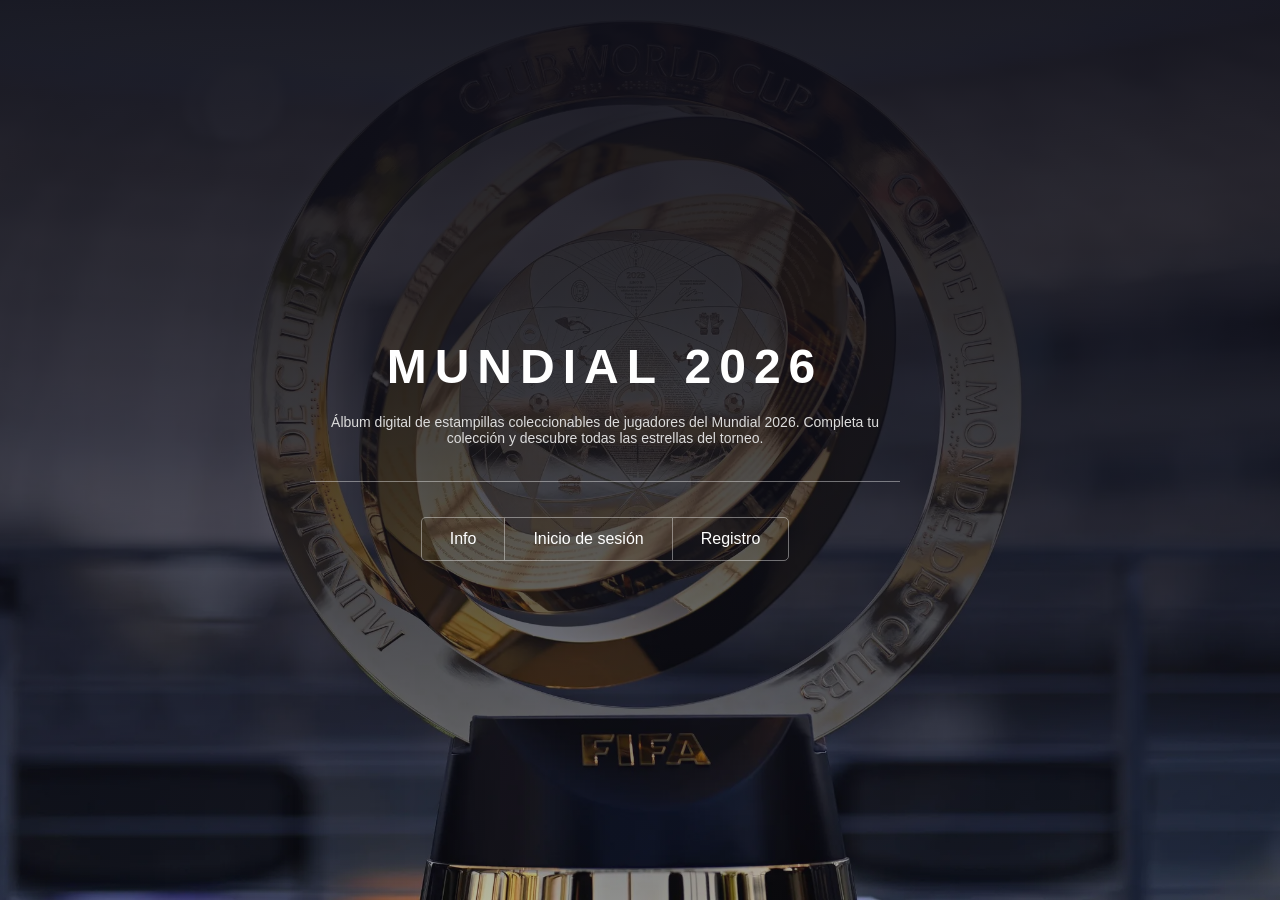
<file: Album de fut/Inicio/index.html>
<!DOCTYPE html>
<html lang="es">
<head>
<meta charset="UTF-8">
<meta name="viewport" content="width=device-width, initial-scale=1.0">
<title>Álbum Mundial 2026</title>
<link rel="stylesheet" href="styles.css">
<script src="script.js"></script>
</head>

<body>
<div class="page-wrapper">  
<div class="container">

    <h1>MUNDIAL 2026</h1>

    <p class="subtitle">
        Álbum digital de estampillas coleccionables de jugadores del Mundial 2026.
        Completa tu colección y descubre todas las estrellas del torneo.
    </p>

    <div class="line"></div>

        <div class="menu">
            <a href="#" id="infoBtn">Info</a>
            <a href="#" id="loginBtn">Inicio de sesión</a>
            <a href="#" id="registroBtn">Registro</a>
        </div>

    </div>
</div>

<div class="modal" id="infoModal">

   <div class="modal-content">

        <span class="close">&times;</span>

        <img src="elnoviodihoquenoestabacristiano.avif" class="modal-image">

        <h2>¿Cómo funciona este álbum?</h2>

        <p>
        Este álbum digital te permite coleccionar estampillas de los jugadores que participarán en el Mundial 2026.
        </p>

        <p>
        Puedes obtener estampillas mediante sobres que recibes. Cada sobre contiene 4 estampillas aleatorias que se agregan a tu colección.
        </p>

        <p>
        Las estampillas pueden tener diferentes rarezas:
        <b>comunes, poco comunes, raras y épicas.</b>
        </p>

        <p>
        Las estampillas repetidas pueden intercambiarse con otros usuarios para completar tu álbum.
        </p>

        <p>
        Completa tu álbum coleccionando todos los jugadores del Mundial 2026.
        </p>

        <p>
        ¡Diviertete!
        </p>

    </div>

</div>


<div id="modalRegistro" class="modal form-modal">

<div class="modal-content">

    <span class="close" onclick="cerrarModal('modalRegistro')">&times;</span>

    <h2>Registro</h2>

    <form>

    <input type="text" id="regNombre" placeholder="Nombre completo">
        <div id="errorNombre" class="error"></div>

        <input type="email" id="regCorreo" placeholder="Correo electrónico">
        <div id="errorCorreo" class="error"></div>

        <input type="password" id="regPass" placeholder="Contraseña">
        <div id="errorPass" class="error"></div>

        <input type="password" id="regPass2" placeholder="Confirmar contraseña">
        <div id="errorPass2" class="error"></div>

        <button type="button" onclick="registrarUsuario()">Crear cuenta</button>

        </form>

        </div>
</div>


<div id="modalLogin" class="modal form-modal">

    <div class="modal-content">

    <span class="close" onclick="cerrarModal('modalLogin')">&times;</span>

    <h2>Inicio de sesión</h2>

    <form>

    <input type="email" id="loginCorreo" placeholder="Correo electrónico">
        <div id="errorLoginCorreo" class="error"></div>

        <input type="password" id="loginPass" placeholder="Contraseña">
        <div id="errorLoginPass" class="error"></div>

    <button type="button" onclick="iniciarSesion()">Entrar</button>

    </form>

    </div>
</div>


</body>
</html>
</file>
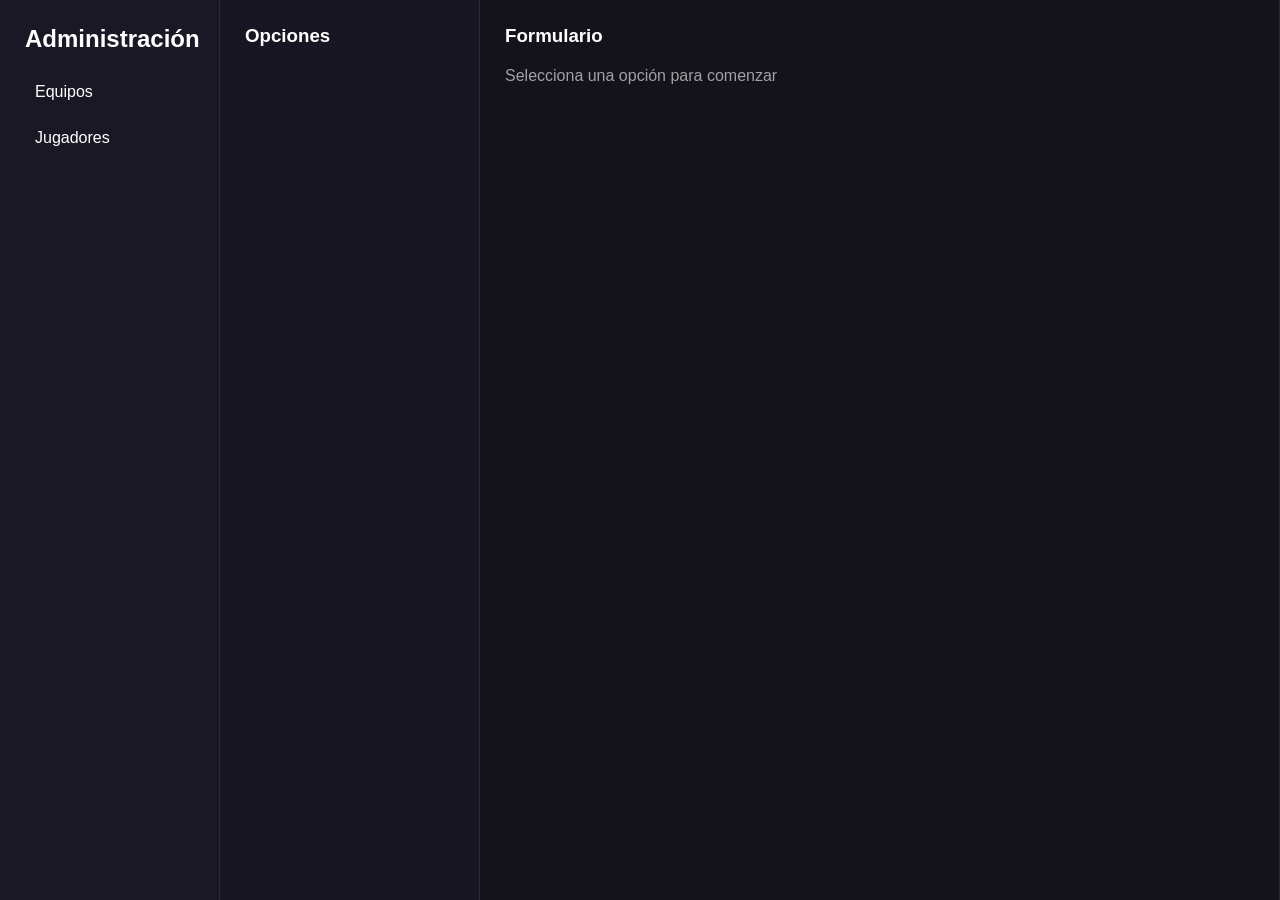
<file: Album de fut/Admin/admin.html>
<!DOCTYPE html>
<html lang="es">
<head>
<meta charset="UTF-8">
<title>Panel Administrador</title>
<link rel="stylesheet" href="admin.css">
</head>

<body>

<div class="admin-container">

<!-- PANEL 1 -->
<div class="panel panel-left">

<h2>Administración</h2>

<ul>
<li class="menu-item" data-section="equipos">Equipos</li>
<li class="menu-item" data-section="jugadores">Jugadores</li>
</ul>

</div>


<!-- PANEL 2 -->
<div class="panel panel-middle">

<h3 id="actionTitle">Opciones</h3>

<ul id="actionsList"></ul>

</div>


<!-- PANEL 3 -->
<div class="panel panel-right">

<h3 id="formTitle">Formulario</h3>

<div id="formContainer">

<p class="placeholder">
Selecciona una opción para comenzar
</p>

</div>

</div>

</div>

<script src="admin.js"></script>
</body>
</html>
</file>
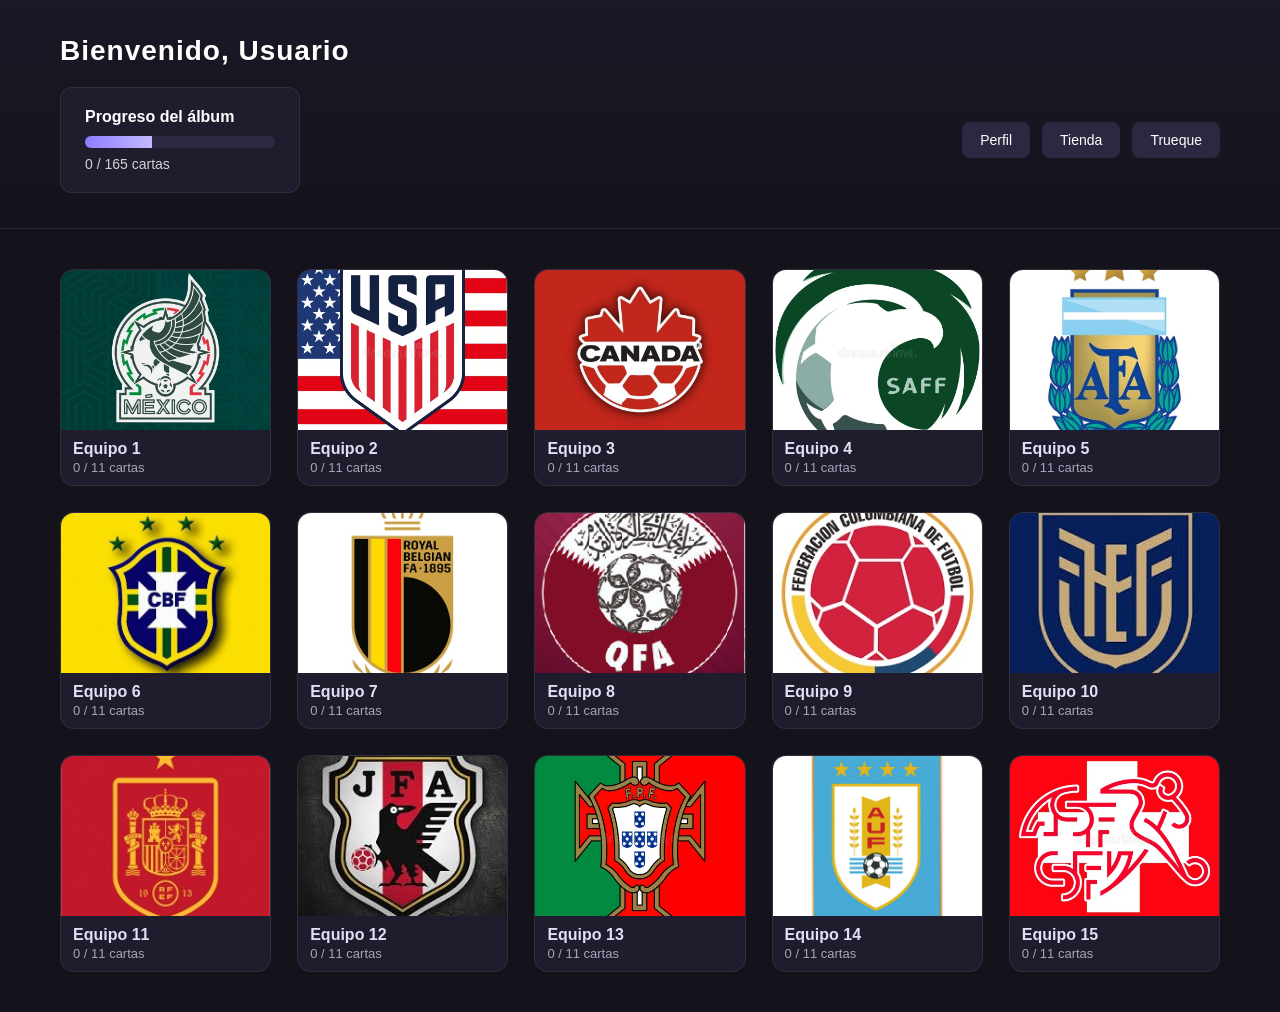
<file: Album de fut/album/album.html>
<!DOCTYPE html>
<html lang="es">

<head>
<meta charset="UTF-8">
<title>Álbum</title>

<link rel="stylesheet" href="album.css">

</head>

<body>

<header>

<h1 id="welcome">Bienvenido, Usuario</h1>

<div class="dashboard">

<div class="progress-box">

<strong>Progreso del álbum</strong>

<div class="progress-bar">
<div class="progress"></div>
</div>

<p class="progress-text">0 / 165 cartas</p>

</div>

<div class="dashboard-links">
<button>Perfil</button>
<button>Tienda</button>
<button>Trueque</button>
</div>

</div>

</header>


<main>

<section id="teamsContainer"></section>

</main>


<script src="album.js"></script>

</body>
</html>
</file>
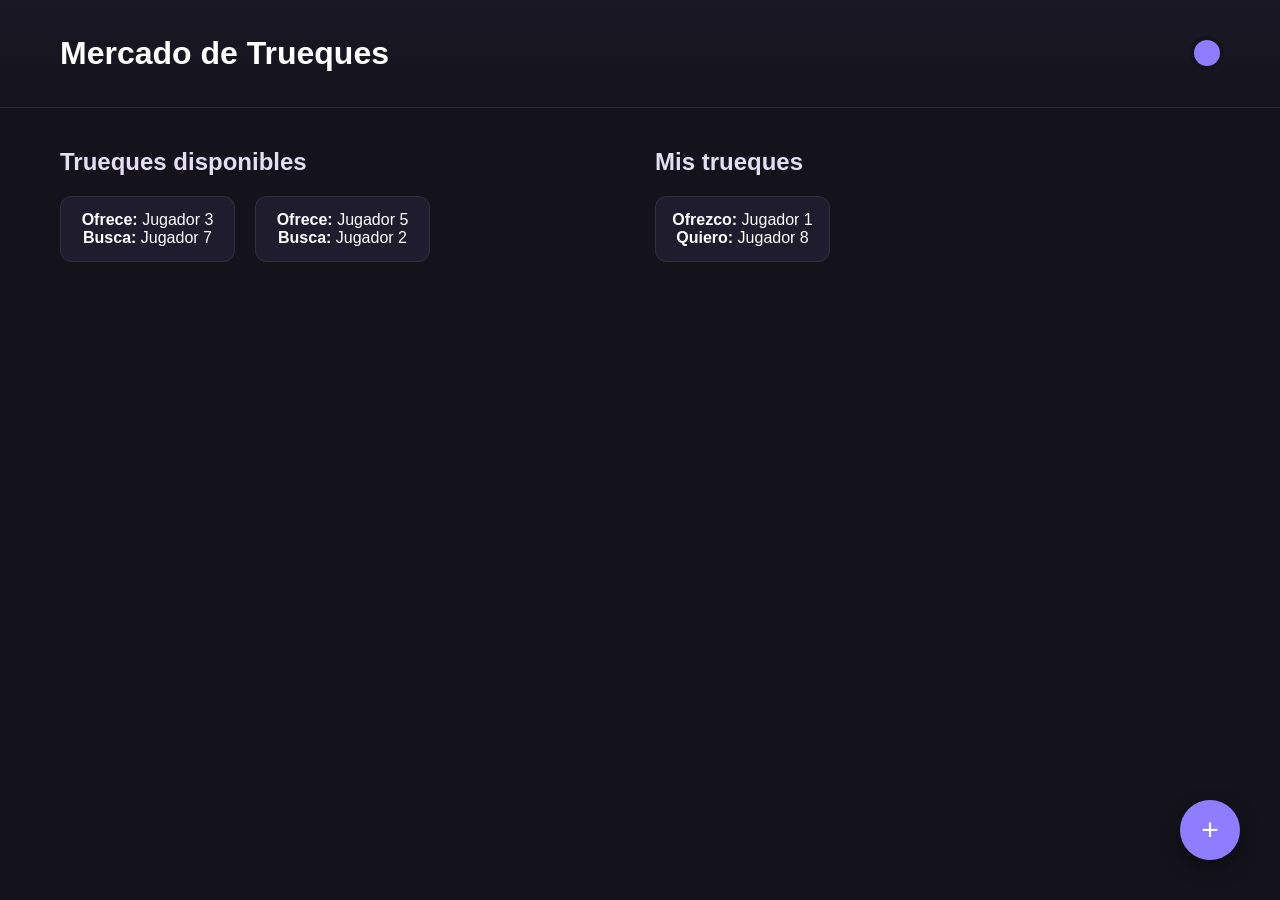
<file: Album de fut/mercado/mercado.html>
<!DOCTYPE html>

<html lang="es">

<head>

<meta charset="UTF-8">
<title>Mercado de Trueques</title>

<link rel="stylesheet" href="../album/album.css">
<link rel="stylesheet" href="mercado.css">

</head>

<body>

<header>

<h1>Mercado de Trueques</h1>

</header>

<main>

<div class="trade-container">

<!-- TRUEQUES DE OTROS USUARIOS -->

<div class="trade-column">

<h2>Trueques disponibles</h2>

<div class="trade-grid" id="marketTrades">

<div class="trade-card">
<p><strong>Ofrece:</strong> Jugador 3</p>
<p><strong>Busca:</strong> Jugador 7</p>
</div>

<div class="trade-card">
<p><strong>Ofrece:</strong> Jugador 5</p>
<p><strong>Busca:</strong> Jugador 2</p>
</div>

</div>

</div>

<!-- TRUEQUES DEL USUARIO -->

<div class="trade-column">

<h2>Mis trueques</h2>

<div class="trade-grid" id="myTrades">

<div class="trade-card">
<p><strong>Ofrezco:</strong> Jugador 1</p>
<p><strong>Quiero:</strong> Jugador 8</p>
</div>

</div>

</div>

</div>

</main>

<!-- BOTON FLOTANTE CREAR TRUEQUE -->

<div class="add-trade-btn" id="openTradeForm">
+
</div>

<!-- NOTIFICACIONES -->

<div class="notification-icon" id="notifications"></div>

<!-- MODAL FORMULARIO TRUEQUE -->

<div class="trade-modal" id="tradeModal">

<div class="trade-modal-content">

<h3>Crear trueque</h3>

<label>Carta que ofreces</label>

<select>
<option>Jugador 1</option>
<option>Jugador 2</option>
<option>Jugador 3</option>
</select>

<label>Carta que quieres</label>

<select>
<option>Jugador 5</option>
<option>Jugador 6</option>
<option>Jugador 7</option>
</select>

<button>Publicar trueque</button>

</div>

</div>
   <div class="notifications-panel" id="notificationsPanel">

<div class="notifications-header">

<h3>Notificaciones</h3>

<span class="close-notifications" id="closeNotifications">✕</span>

</div>

<div class="notification-list">

<div class="notification-item">
<p>Usuario123 quiere cambiar Jugador 4 por tu Jugador 7</p>
</div>

<div class="notification-item">
<p>Tu trueque fue aceptado</p>
</div>

</div>

</div>

<script src="mercado.js"></script>

</body>
</html>
</file>
<file: Album de fut/Inicio/styles.css>
*{
margin:0;
padding:0;
box-sizing:border-box;
font-family: Arial, Helvetica, sans-serif;
}

body{

height:100vh;
display:flex;
justify-content:center;
align-items:center;
color:white;
overflow:hidden;
position:relative;

}

/* IMAGEN DE FONDO */

body::before{

content:"";
position:fixed;
top:0;
left:0;
width:100%;
height:100%;

background:url("mundial.webp") center/cover no-repeat;

z-index:-2;

}

/* CAPA OSCURA QUE SE DESVANECE (NO JALA LA CHINGADERA) */

body::after{

content:"";
position:fixed;
top:0;
left:0;
width:100%;
height:100%;

background:linear-gradient(
to bottom,
rgba(15,15,25,0.95),
rgba(15,15,25,0.85),
rgba(15,15,25,0.65),
rgba(15,15,25,0.3)
);

z-index:-1;

}

.container{

text-align:center;
width:90%;
max-width:700px;
padding:20px;

}

h1{

letter-spacing:8px;
font-size:48px;
margin-bottom:20px;

}

.subtitle{

font-size:14px;
color:#dcdcdc;
margin-bottom:30px;

}

.line{

width:100%;
height:1px;
background:rgba(255,255,255,0.4);
margin:35px 0;

}

/* BOTONES */

.menu{

display:flex;
justify-content:center;
flex-wrap:wrap;

}

.menu a{

text-decoration:none;
color:white;
border:1px solid rgba(255,255,255,0.4);

padding:12px 28px;
transition:0.3s;

}

/* que se vean como un bloque */

.menu a:first-child{

border-radius:5px 0 0 5px;

}

.menu a:last-child{

border-radius:0 5px 5px 0;

}

.menu a:not(:last-child){

border-right:none;

}

.menu a:hover{

background:white;
color:black;

}

/* PARA MOVIL */

@media (max-width:600px){

h1{
font-size:34px;
letter-spacing:4px;
}

.subtitle{
font-size:13px;
}

.menu{
flex-direction:column;
align-items:center;
}

.menu a{

border-radius:5px;
border-right:1px solid rgba(255,255,255,0.4);
margin:5px 0;
width:200px;
text-align:center;

}

}

/* ANIMACION FADE IN */

.container{

text-align:center;
width:90%;
max-width:700px;
padding:20px;

opacity:0;
transform:translateY(20px);

animation:fadeIn 1.4s ease forwards;

}

/* KEYFRAMES */

@keyframes fadeIn{

from{

opacity:0;
transform:translateY(20px);

}

to{

opacity:1;
transform:translateY(0);

}

}
/* PA QUE APAREZCAN DESPUES LOS BOTONES */
.menu{

display:flex;
justify-content:center;
flex-wrap:wrap;

opacity:0;
animation:fadeIn 1.4s ease forwards;
animation-delay:0.6s;

}


/* MODAL */

.modal{

display:none;

position:fixed;
top:0;
left:0;

width:100%;
height:100%;

background:rgba(0,0,0,0.5);

justify-content:center;
align-items:center;

backdrop-filter: blur(6px);

}

/* CONTENDO DE LOS MODALES */

.modal-content{

background: rgba(20,20,25,0.75);

backdrop-filter: blur(10px);

color:white;

padding:40px;

width:90%;
max-width:520px;

border-radius:14px;

border:1px solid rgba(255,255,255,0.15);

box-shadow:0 20px 60px rgba(0,0,0,0.6);

position:relative;

animation:fadeInModal 0.4s ease;

}

/* BOTON X */

.close{

position:absolute;
top:15px;
right:20px;
font-size:22px;
cursor:pointer;
color:#666;

}

/* ANIMACION */

@keyframes fadeInModal{

from{

opacity:0;
transform: translateY(30px) scale(0.95);

}

to{

opacity:1;
transform: translateY(0) scale(1);

}

}

/* Esta madre es el tiempo de la animacion, NO MOVER */
.page-wrapper{

transition: all 0.5s ease;

}

/* Cuando modal se activa, la animación comienza */

.page-wrapper.modal-active{

transform: scale(0.92);

filter: blur(4px);

opacity:0.7;

}

/* La imagen de info, pa que se vea bonito */
.modal-image{

width:100%;
height:180px;
object-fit:cover;
object-position:center top;

border-radius:10px;
margin-bottom:20px;

}


/* ESTILO DE TEXTO DESPGADO */

.modal-content p{

line-height:1.8;

margin-bottom:14px;

color:rgba(255,255,255,0.9);

}

/* ERRRES EN ROJO SIN ALERT */
.error{
color:#ff6b8a;
font-size:13px;
margin:4px 0 10px 0;
text-align:left;
}


/* MODALES DE FORMULARIO (login y registro) */

.modal.form-modal{
display:none;
justify-content:center;
align-items:center;
position:fixed;
top:0;
left:0;
width:100%;
height:100%;

background:rgba(0,0,0,0.55);

backdrop-filter: blur(6px);

z-index:2000;
}

/* CONTENIDO DEL MODAL */

.modal.form-modal .modal-content{

background: rgba(30,30,40,0.85);

backdrop-filter: blur(10px);

padding:45px 40px;

width:90%;
max-width:380px;

border-radius:16px;

border:1px solid rgba(255,255,255,0.08);

box-shadow:0 25px 70px rgba(0,0,0,0.6);

position:relative;

/* usa la misma animación que el modal de info */

animation:fadeInModal 0.4s ease;

}


/* TITULOS */

.modal-content h2{

margin-bottom:28px;

font-weight:600;

color:#e3def3;

font-size:24px;

letter-spacing:1px;

}


/* FORMULARIO */

.modal-content form{

display:flex;

flex-direction:column;

gap:16px;

}


/* INPUTS */

.modal-content input{

background:#1c1c26;

padding:13px 14px;

border-radius:10px;

border:1px solid #44415b;

font-size:14px;

color:white;

outline:none;

transition:0.25s;

}


/* PLACEHOLDER */

.modal-content input::placeholder{

color:#9a96b5;

}


/* FOCUS */

.modal-content input:focus{

border-color:#a58cff;

box-shadow:0 0 10px rgba(165,140,255,0.35);

background:#202030;

}


/* BOTONES */

.modal-content button{

margin-top:10px;

padding:13px;

border:none;

border-radius:12px;

background:linear-gradient(135deg,#8f86b9,#6e5fb3);

color:white;

font-weight:600;

cursor:pointer;

font-size:15px;

transition:0.25s;

}


/* HOVER BOTON */

.modal-content button:hover{

transform:scale(1.04);

background:linear-gradient(135deg,#9b8fe2,#7867d8);

}
</file>
<file: Album de fut/Admin/admin.css>
*{
margin:0;
padding:0;
box-sizing:border-box;
font-family:Arial, Helvetica, sans-serif;
}

body{
background:#14131b;
color:white;
height:100vh;
}

/* CONTENEDOR PRINCIPAL */

.admin-container{

display:grid;
grid-template-columns:220px 260px 1fr;

height:100vh;

}

/* PANELES */

.panel{

padding:25px;

border-right:1px solid rgba(255,255,255,0.08);

}

/* PANEL IZQUIERDO */

.panel-left{

background:#1b1826;

}

.panel-left h2{
margin-bottom:20px;
}

.panel-left ul{
list-style:none;
}

.menu-item{

padding:10px;
border-radius:6px;
cursor:pointer;
margin-bottom:8px;
transition:.2s;

}

.menu-item:hover{

background:#2b2540;

}

/* PANEL MEDIO */

.panel-middle{

background:#181622;

}

.panel-middle ul{
list-style:none;
margin-top:10px;
}

.action-item{

padding:10px;
border-radius:6px;
cursor:pointer;
margin-bottom:8px;
transition:.2s;

}

.action-item:hover{

background:#2b2540;

}

/* PANEL DERECHO */

.panel-right{

background:#14131b;

}

/* FORMULARIOS */

form{

display:flex;
flex-direction:column;

gap:12px;

max-width:400px;

}

input, select{

padding:10px;

border:none;

border-radius:6px;

background:#1f1c2d;

color:white;

}

button{

padding:10px;

border:none;

border-radius:6px;

background:#8e7dff;

color:white;

cursor:pointer;

}

button:hover{

background:#a799ff;

}

.placeholder{

opacity:.6;

margin-top:20px;

}
</file>
<file: Album de fut/album/album.css>
/* ================================
RESET
================================ */

*{
margin:0;
padding:0;
box-sizing:border-box;
font-family:Arial, Helvetica, sans-serif;
}

body{
background:#14131b;
color:white;
min-height:100vh;
}


/* ================================
DASHBOARD
================================ */

header{

padding:35px 60px;

border-bottom:1px solid rgba(255,255,255,0.08);

background:linear-gradient(
to bottom,
#1b1826,
#14131b
);

}

#welcome{
font-size:28px;
margin-bottom:20px;
letter-spacing:1px;
}

.dashboard{

display:flex;
justify-content:space-between;
align-items:center;
flex-wrap:wrap;
gap:30px;

}


/* PROGRESO */

.progress-box{

background:#1f1c2d;

border:1px solid #ffffff15;

padding:20px 24px;

border-radius:12px;

min-width:240px;

}

.progress-bar{

height:12px;

background:#2c2940;

border-radius:8px;

overflow:hidden;

margin-top:10px;

}

.progress{

height:100%;

width:35%;

background:linear-gradient(90deg,#8e7dff,#c3baff);

}

.progress-text{
margin-top:8px;
font-size:14px;
opacity:.8;
}


/* BOTONES DASHBOARD */

.dashboard-links{

display:flex;
gap:12px;

}

.dashboard-links button{

padding:10px 18px;

border:none;

border-radius:8px;

cursor:pointer;

background:#2d2842;

color:white;

font-size:14px;

transition:.2s;

}

.dashboard-links button:hover{

background:#8e7dff;

transform:translateY(-2px);

}


/* ================================
GRID EQUIPOS
================================ */

#teamsContainer{

display:grid;

/* EXACTAMENTE 5 por fila */

grid-template-columns:repeat(5,1fr);

gap:26px;

padding:40px 60px;

}


/* TARJETA */

.team-card{

background:#1f1c2d;

border:1px solid rgba(255,255,255,0.08);

border-radius:14px;

cursor:pointer;

transition:.25s;

overflow:hidden;

display:flex;
flex-direction:column;

}

.team-card:hover{

transform:translateY(-6px);

border-color:#8e7dff;

box-shadow:0 10px 25px rgba(0,0,0,0.4);

}


/* IMAGEN */

.team-img{

width:100%;

height:160px;

object-fit:cover;

}


/* INFO */

.team-info{

padding:10px 12px;

}

.team-info h3{

color:#e3def3;

font-size:16px;

margin-bottom:2px;

}

.team-info p{

color:#e3def3;

font-size:13px;

opacity:.7;

}


/* ================================
TABLET
================================ */

@media (max-width:1000px){

#teamsContainer{

grid-template-columns:repeat(3,1fr);

padding:30px;

}

.team-img{
height:140px;
}

}


/* ================================
MOVIL
================================ */

@media (max-width:600px){

header{
padding:25px;
}

#welcome{
font-size:22px;
}

.dashboard{
flex-direction:column;
align-items:flex-start;
}

#teamsContainer{

grid-template-columns:repeat(2,1fr);

padding:20px;

gap:18px;

}

.team-img{
height:120px;
}

}


/* ================================
MOVIL PEQUEÑO
================================ */

@media (max-width:380px){

#teamsContainer{
grid-template-columns:1fr;
}

}


/* ================================
GRID JUGADORES
================================ */

#playersContainer{

display:grid;

/* 4 por fila */

grid-template-columns:repeat(4,1fr);

gap:26px;

padding:40px 60px;

}


/* TARJETA JUGADOR */

.player-card{

background:#1f1c2d;

border:1px solid rgba(255,255,255,0.08);

border-radius:14px;

cursor:pointer;

transition:.25s;

overflow:hidden;

display:flex;
flex-direction:column;

}

.player-card:hover{

transform:translateY(-6px);

border-color:#8e7dff;

box-shadow:0 10px 25px rgba(0,0,0,0.4);

}



/* IMAGEN JUGADOR */

.player-img{

width:100%;

height:160px;
filter:grayscale(100%);
object-fit:cover;

}


/* INFO JUGADOR */

.player-info{

padding:10px 12px;

text-align:center;

}

.player-info h3{

color:#e3def3;

font-size:16px;

margin-bottom:2px;

}

.player-info p{

color:#e3def3;

font-size:13px;

opacity:.7;

}

/* ================================
TABLET JUGADORES
================================ */

@media (max-width:1000px){

#playersContainer{

grid-template-columns:repeat(3,1fr);

padding:30px;

}

}


/* ================================
MOVIL JUGADORES
================================ */

@media (max-width:600px){

#playersContainer{

grid-template-columns:repeat(2,1fr);

padding:20px;

gap:18px;

}

}


/* ================================
MOVIL PEQUEÑO
================================ */

@media (max-width:380px){

#playersContainer{
grid-template-columns:1fr;
}

}


.back-button{

margin:20px 60px;

padding:10px 18px;

border:none;

border-radius:8px;

background:#2d2842;

color:white;

font-size:14px;

cursor:pointer;

transition:.2s;

}

.back-button:hover{

background:#8e7dff;

transform:translateY(-2px);

}
</file>
<file: Album de fut/mercado/mercado.css>
/* CONTENEDOR GENERAL */

.trade-container{

display:grid;

grid-template-columns:1fr 1fr;

gap:30px;

padding:40px 60px;

}

/* COLUMNAS */

.trade-column h2{

margin-bottom:20px;

color:#e3def3;

}

/* GRID DE TRUEQUES */

.trade-grid{

display:grid;

grid-template-columns:repeat(3,1fr);

gap:20px;

}

/* TARJETA TRUEQUE */

.trade-card{

background:#1f1c2d;

border-radius:12px;

border:1px solid rgba(255,255,255,0.08);

padding:14px;

text-align:center;

transition:.2s;

cursor:pointer;

}

.trade-card:hover{

transform:translateY(-4px);

border-color:#8e7dff;

}

/* BOTON FLOTANTE */

.add-trade-btn{

position:fixed;

bottom:40px;

right:40px;

width:60px;

height:60px;

border-radius:50%;

background:#8e7dff;

display:flex;

align-items:center;

justify-content:center;

font-size:30px;

color:white;

cursor:pointer;

box-shadow:0 8px 20px rgba(0,0,0,0.4);

transition:.2s;

}

.add-trade-btn:hover{

transform:scale(1.1);

}

/* NOTIFICACIONES */

.notification-icon{

position:fixed;

top:40px;

right:60px;

width:26px;

height:26px;

border-radius:50%;

background:#8e7dff;

box-shadow:0 0 0 4px #14131b;

cursor:pointer;

}

/* MODAL */

.trade-modal{

position:fixed;

top:0;

left:0;

width:100%;

height:100%;

background:rgba(0,0,0,0.6);

display:none;

align-items:center;

justify-content:center;

}

.trade-modal-content{

background:#1f1c2d;

padding:30px;

border-radius:14px;

width:320px;

display:flex;

flex-direction:column;

gap:12px;

}

/* ================================
FORMULARIO TRUEQUE
================================ */

.trade-modal-content label{

font-size:14px;
opacity:.8;

}

.trade-modal-content select,
.trade-modal-content input{

width:100%;

padding:10px 12px;

border-radius:8px;

border:1px solid rgba(255,255,255,0.08);

background:#2d2842;

color:white;

font-size:14px;

outline:none;

transition:.2s;

}

.trade-modal-content select:focus,
.trade-modal-content input:focus{

border-color:#8e7dff;

box-shadow:0 0 0 2px rgba(142,125,255,0.2);

}


/* BOTON PUBLICAR TRUEQUE */

.trade-modal-content button{

margin-top:10px;

padding:12px;

border:none;

border-radius:10px;

background:linear-gradient(90deg,#8e7dff,#c3baff);

color:white;

font-size:14px;

font-weight:bold;

cursor:pointer;

transition:.2s;

}

.trade-modal-content button:hover{

transform:translateY(-2px);

box-shadow:0 6px 18px rgba(0,0,0,0.4);

}

.trade-modal-content button:active{

transform:scale(.97);

}

/* PANEL NOTIFICACIONES */

.notifications-panel{

position:fixed;

top:0;

right:-320px;

width:320px;

height:100%;

background:#1f1c2d;

border-left:1px solid rgba(255,255,255,0.08);

padding:25px;

transition:.35s;

z-index:1000;

display:flex;

flex-direction:column;

gap:20px;

}

/* PANEL ACTIVO */

.notifications-panel.active{

right:0;

}

/* TITULO */

.notifications-panel h3{

color:#e3def3;

}

/* LISTA */

.notification-list{

display:flex;

flex-direction:column;

gap:14px;

}

/* ITEM */

.notification-item{

background:#2d2842;

padding:12px;

border-radius:10px;

font-size:13px;

opacity:.9;

}

/* HEADER DEL PANEL */

.notifications-header{

display:flex;

justify-content:space-between;

align-items:center;

margin-bottom:10px;

}

/* BOTON CERRAR */

.close-notifications{

cursor:pointer;

font-size:18px;

opacity:.7;

transition:.2s;

}

.close-notifications:hover{

opacity:1;

transform:scale(1.1);

}
</file>
